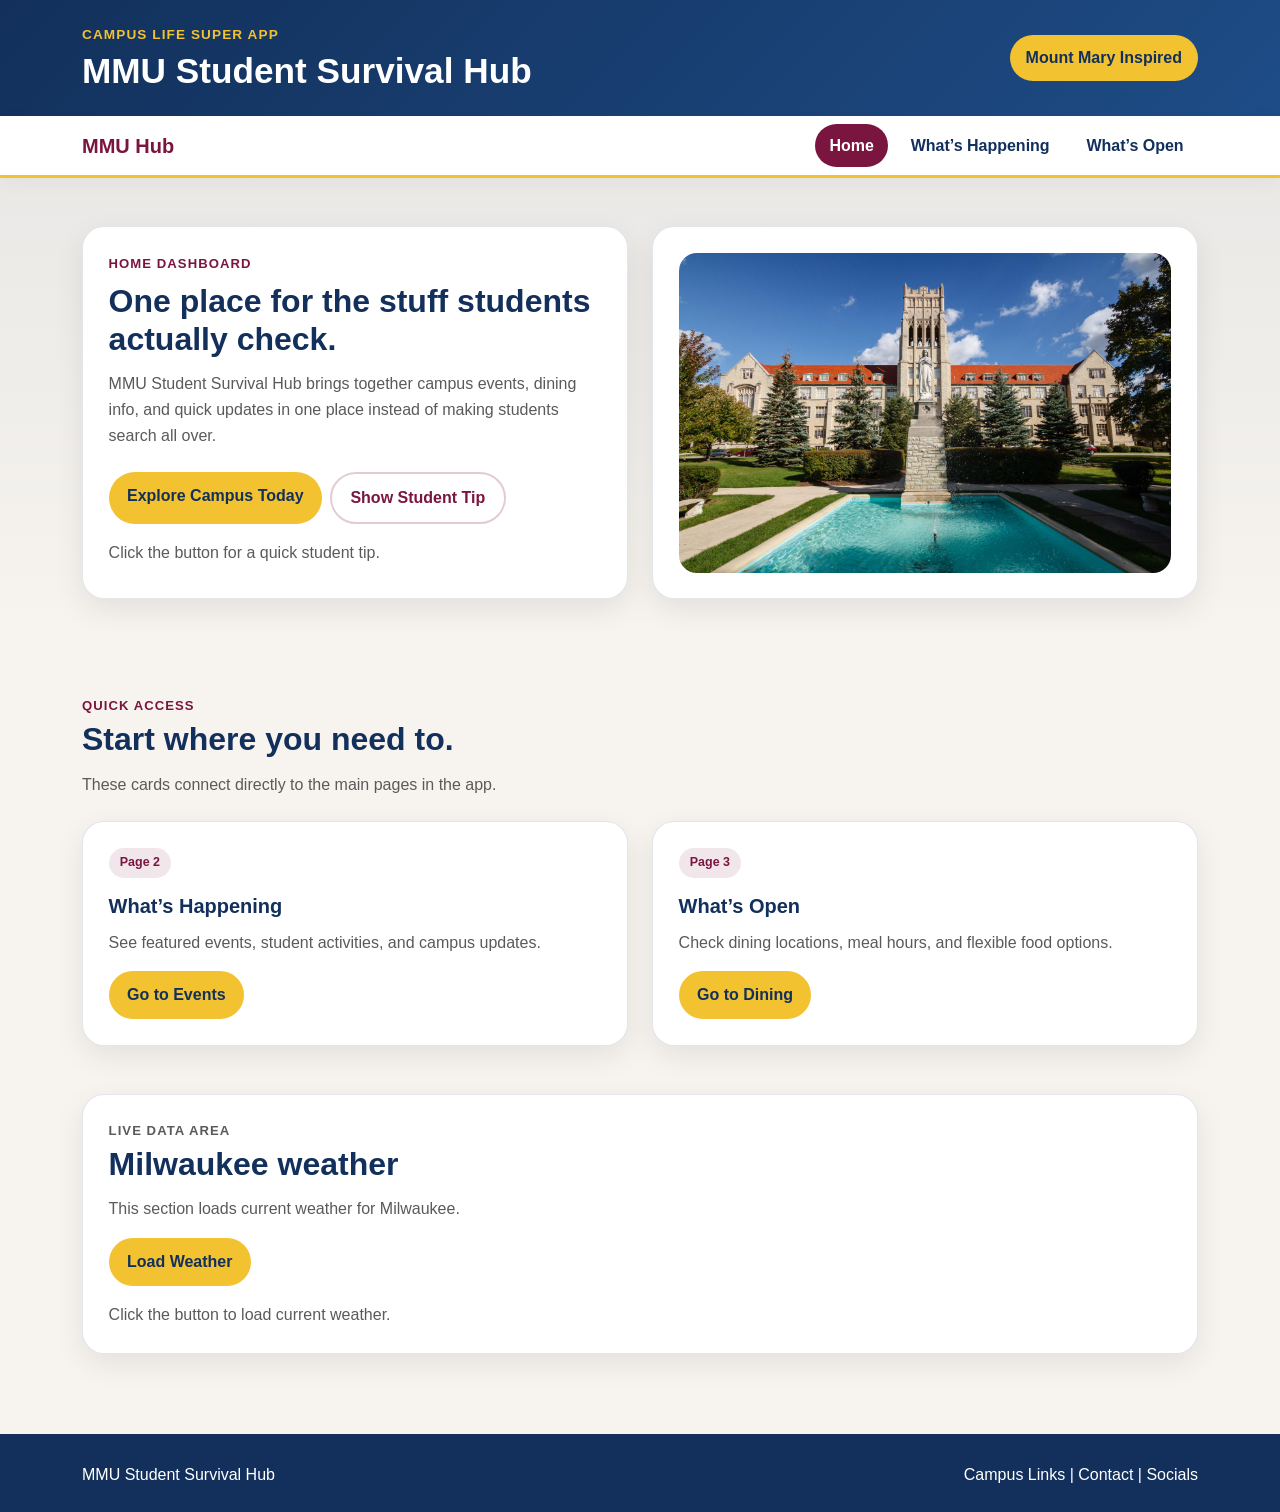
<file: index.html>
<!DOCTYPE html>
<html lang="en">
<head>
  <meta charset="UTF-8" />
  <meta name="viewport" content="width=device-width, initial-scale=1.0" />
  <title>MMU Student Survival Hub</title>
  <meta
    name="description"
    content="A Mount Mary inspired campus life app for events, dining, and live updates."
  />

  <!-- Bootstrap CSS for responsive layout and components -->
  <link
    href="https://cdn.jsdelivr.net/npm/bootstrap@5.3.3/dist/css/bootstrap.min.css"
    rel="stylesheet"
  />

  <!-- Custom project stylesheet -->
  <link rel="stylesheet" href="css/style.css" />
</head>
<body>
  <!-- Skip link helps keyboard and screen reader users jump to the main content -->
  <a class="skip-link" href="#main-content">Skip to main content</a>

  <!-- Site header -->
  <header class="site-header">
    <div class="container py-4 d-flex justify-content-between align-items-center flex-wrap gap-3">
      <div>
        <p class="site-tag mb-1">Campus Life Super App</p>
        <h1 class="site-title mb-0">MMU Student Survival Hub</h1>
      </div>
      <div class="header-badge">Mount Mary Inspired</div>
    </div>
  </header>

  <!-- Shared main navigation -->
  <nav class="navbar navbar-expand-lg main-nav" aria-label="Main navigation">
    <div class="container">
      <a class="navbar-brand nav-brand" href="index.html">MMU Hub</a>

      <button
        class="navbar-toggler custom-toggler"
        type="button"
        data-bs-toggle="collapse"
        data-bs-target="#mainNav"
        aria-controls="mainNav"
        aria-expanded="false"
        aria-label="Toggle navigation"
      >
        <span class="navbar-toggler-icon"></span>
      </button>

      <div class="collapse navbar-collapse justify-content-end" id="mainNav">
        <div class="navbar-nav">
          <a class="nav-link active" aria-current="page" href="index.html">Home</a>
          <a class="nav-link" href="events.html">What’s Happening</a>
          <a class="nav-link" href="dining.html">What’s Open</a>
        </div>
      </div>
    </div>
  </nav>

  <main id="main-content">
    <!-- Hero section with app overview and interactive student tip button -->
    <section class="hero-section">
      <div class="container py-5">
        <div class="row g-4 align-items-stretch">
          <div class="col-lg-6">
            <section class="hero-copy h-100">
              <p class="section-label mb-2">Home Dashboard</p>
              <h2 class="hero-heading">One place for the stuff students actually check.</h2>
              <p class="hero-text">
                MMU Student Survival Hub brings together campus events, dining info,
                and quick updates in one place instead of making students search all over.
              </p>

              <div class="d-flex flex-wrap gap-2 mt-4">
                <a href="events.html" class="btn btn-gold">Explore Campus Today</a>
                <button id="tip-btn" class="btn btn-outline-theme" type="button">
                  Show Student Tip
                </button>
              </div>

              <p id="tip-text" class="tip-text mt-3 mb-0" aria-live="polite">
                Click the button for a quick student tip.
              </p>
            </section>
          </div>

          <div class="col-lg-6">
            <div class="hero-image-card h-100">
              <img
                src="images/mount-mary-campus.jpg"
                alt="Mount Mary University campus building and grounds"
                class="feature-image"
              />
            </div>
          </div>
        </div>
      </div>
    </section>

    <!-- Quick access cards to the other pages -->
    <section class="content-section" aria-labelledby="quick-access-heading">
      <div class="container py-5">
        <div class="section-header mb-4">
          <p class="section-label mb-1">Quick Access</p>
          <h2 class="section-heading" id="quick-access-heading">Start where you need to.</h2>
          <p class="section-subtext mb-0">
            These cards connect directly to the main pages in the app.
          </p>
        </div>

        <div class="row g-4">
          <div class="col-md-6">
            <article class="app-card h-100">
              <span class="card-chip">Page 2</span>
              <h3>What’s Happening</h3>
              <p>See featured events, student activities, and campus updates.</p>
              <a href="events.html" class="btn btn-gold">Go to Events</a>
            </article>
          </div>

          <div class="col-md-6">
            <article class="app-card h-100">
              <span class="card-chip">Page 3</span>
              <h3>What’s Open</h3>
              <p>Check dining locations, meal hours, and flexible food options.</p>
              <a href="dining.html" class="btn btn-gold">Go to Dining</a>
            </article>
          </div>
        </div>
      </div>
    </section>

    <!-- Live API section for current Milwaukee weather -->
    <section class="content-section pt-0" aria-labelledby="weather-heading">
      <div class="container pb-5">
        <div class="info-panel">
          <p class="section-label mb-1">Live Data Area</p>
          <h2 class="section-heading" id="weather-heading">Milwaukee weather</h2>
          <p class="section-subtext">
            This section loads current weather for Milwaukee.
          </p>

          <div class="d-flex flex-wrap gap-2 mb-3">
            <button id="load-weather-btn" class="btn btn-gold" type="button">
              Load Weather
            </button>
          </div>

          <div id="weather-output" aria-live="polite">
            <p class="mb-0">Click the button to load current weather.</p>
          </div>
        </div>
      </div>
    </section>
  </main>

  <!-- Shared footer -->
  <footer class="site-footer">
    <div class="container py-4 d-flex justify-content-between flex-wrap gap-2">
      <p class="mb-0">MMU Student Survival Hub</p>
      <p class="mb-0">Campus Links | Contact | Socials</p>
    </div>
  </footer>

  <!-- Bootstrap bundle includes JavaScript needed for navbar collapse -->
  <script src="https://cdn.jsdelivr.net/npm/bootstrap@5.3.3/dist/js/bootstrap.bundle.min.js"></script>

  <!-- Custom JavaScript -->
  <script src="js/script.js"></script>
</body>
</html>
</file>
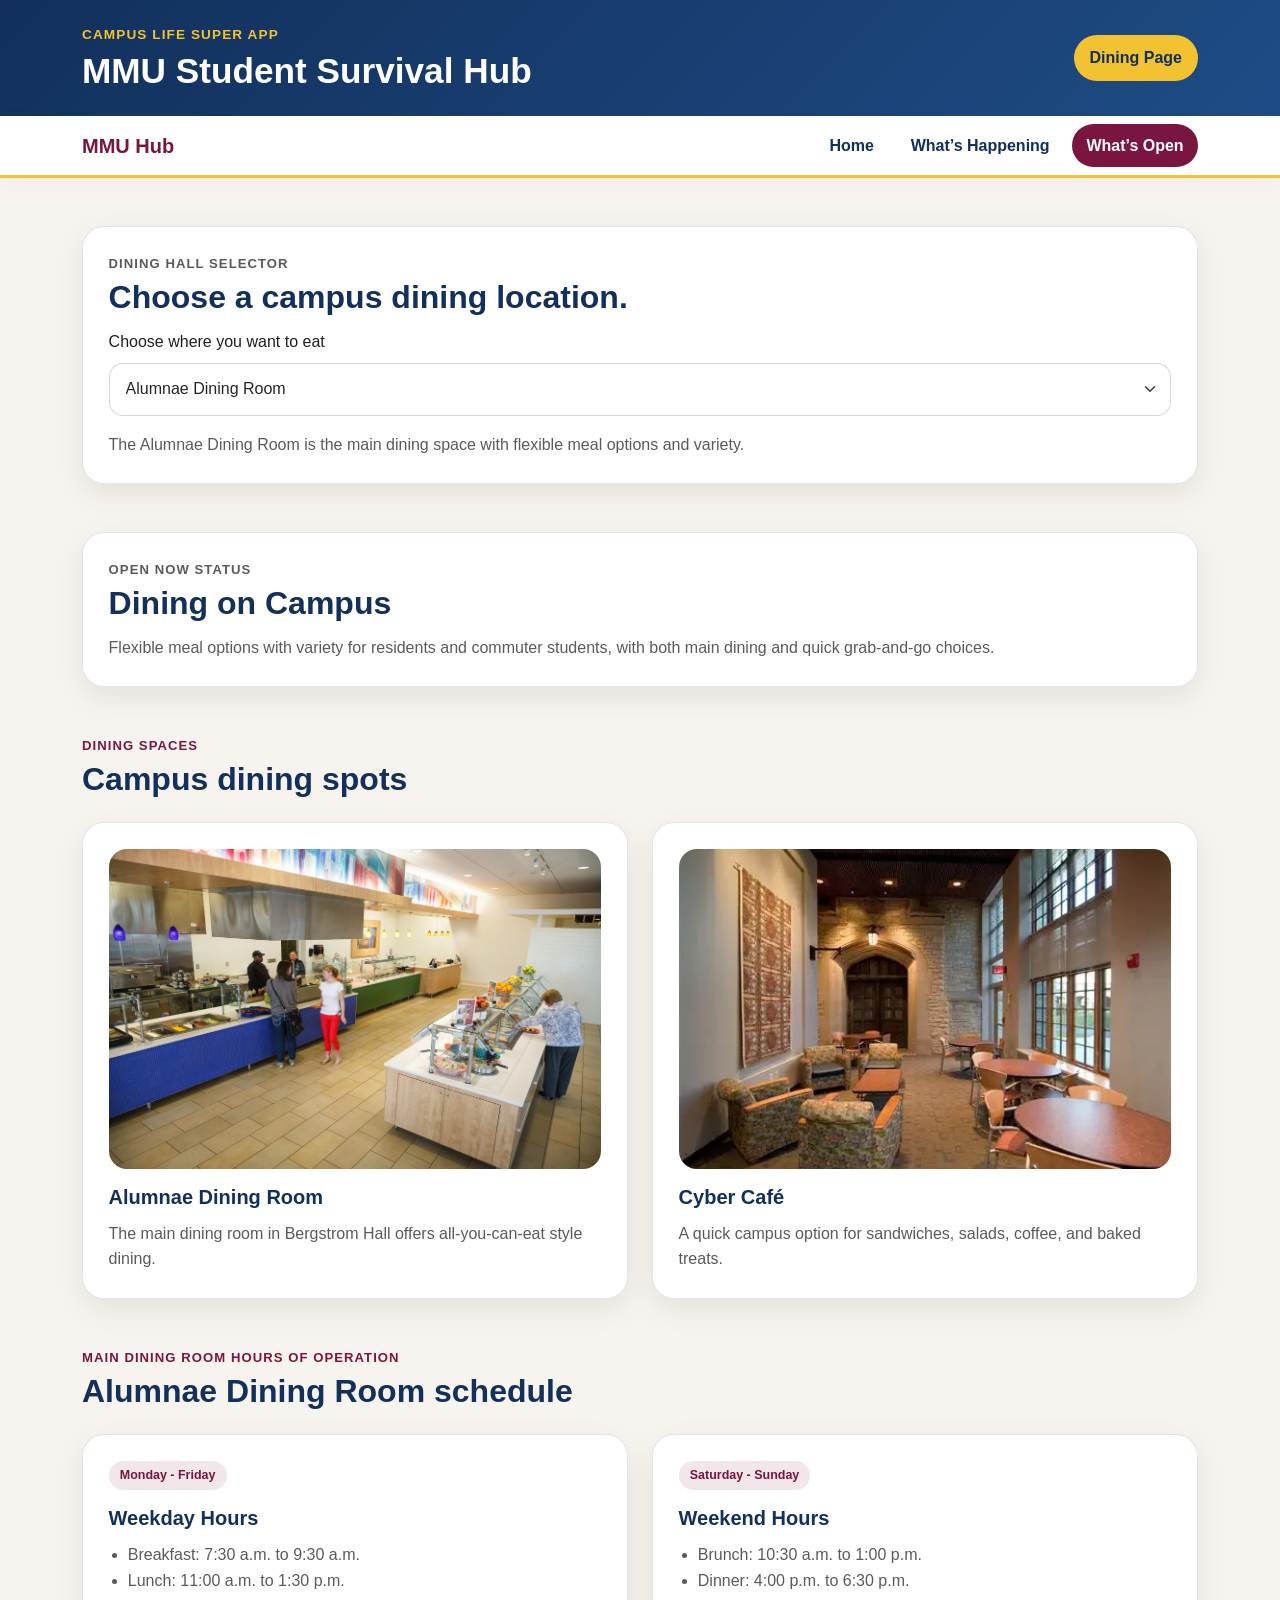
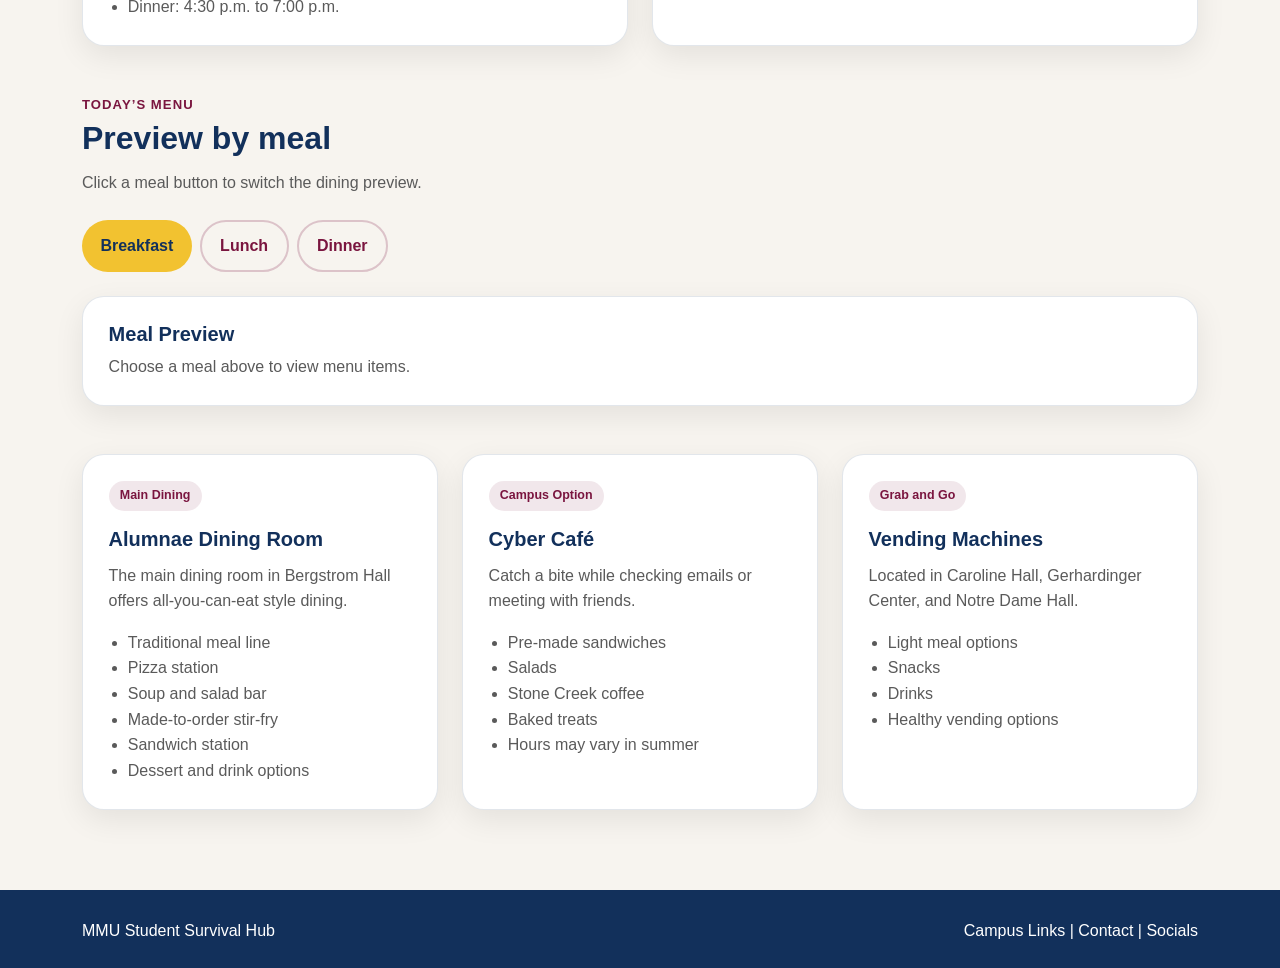
<file: dining.html>
<!DOCTYPE html>
<html lang="en">
<head>
  <meta charset="UTF-8" />
  <meta name="viewport" content="width=device-width, initial-scale=1.0" />
  <title>What’s Open | MMU Student Survival Hub</title>
  <meta
    name="description"
    content="Check Mount Mary dining spaces, hours, and meal previews."
  />

  <!-- Bootstrap CSS for responsive layout and components -->
  <link
    href="https://cdn.jsdelivr.net/npm/bootstrap@5.3.3/dist/css/bootstrap.min.css"
    rel="stylesheet"
  />

  <!-- Custom project stylesheet -->
  <link rel="stylesheet" href="css/style.css" />
</head>
<body>
  <!-- Skip link for accessibility -->
  <a class="skip-link" href="#main-content">Skip to main content</a>

  <!-- Site header -->
  <header class="site-header">
    <div class="container py-4 d-flex justify-content-between align-items-center flex-wrap gap-3">
      <div>
        <p class="site-tag mb-1">Campus Life Super App</p>
        <h1 class="site-title mb-0">MMU Student Survival Hub</h1>
      </div>
      <div class="header-badge">Dining Page</div>
    </div>
  </header>

  <!-- Shared main navigation -->
  <nav class="navbar navbar-expand-lg main-nav" aria-label="Main navigation">
    <div class="container">
      <a class="navbar-brand nav-brand" href="index.html">MMU Hub</a>

      <button
        class="navbar-toggler custom-toggler"
        type="button"
        data-bs-toggle="collapse"
        data-bs-target="#mainNav"
        aria-controls="mainNav"
        aria-expanded="false"
        aria-label="Toggle navigation"
      >
        <span class="navbar-toggler-icon"></span>
      </button>

      <div class="collapse navbar-collapse justify-content-end" id="mainNav">
        <div class="navbar-nav">
          <a class="nav-link" href="index.html">Home</a>
          <a class="nav-link" href="events.html">What’s Happening</a>
          <a class="nav-link active" aria-current="page" href="dining.html">What’s Open</a>
        </div>
      </div>
    </div>
  </nav>

  <main id="main-content">
    <!-- Dining location selector -->
    <section class="content-section">
      <div class="container py-5">
        <div class="info-panel">
          <p class="section-label mb-1">Dining Hall Selector</p>
          <h2 class="section-heading">Choose a campus dining location.</h2>
          <label for="hall-select" class="form-label">Choose where you want to eat</label>
          <select id="hall-select" class="form-select">
            <option value="alumnae" selected>Alumnae Dining Room</option>
            <option value="cyber">Cyber Café</option>
            <option value="vending">Vending Machines</option>
          </select>
          <p id="hall-description" class="mt-3 mb-0" aria-live="polite">
            The Alumnae Dining Room is the main dining space with flexible meal options and variety.
          </p>
        </div>
      </div>
    </section>

    <!-- Dining overview section -->
    <section class="content-section pt-0">
      <div class="container pb-5">
        <div class="featured-event">
          <p class="section-label mb-1">Open Now Status</p>
          <h2 class="section-heading">Dining on Campus</h2>
          <p id="status-text" class="section-subtext mb-0">
            Flexible meal options with variety for residents and commuter students, with both main dining and quick grab-and-go choices.
          </p>
        </div>
      </div>
    </section>

    <!-- Main campus dining spaces -->
    <section class="content-section pt-0">
      <div class="container pb-5">
        <div class="section-header mb-4">
          <p class="section-label mb-1">Dining Spaces</p>
          <h2 class="section-heading">Campus dining spots</h2>
        </div>

        <div class="row g-4">
          <div class="col-md-6">
            <article class="app-card h-100">
              <img
                src="images/alumnae-dining-room.jpg"
                alt="Alumnae Dining Room at Mount Mary University"
                class="feature-image mb-3"
              />
              <h3>Alumnae Dining Room</h3>
              <p class="mb-0">
                The main dining room in Bergstrom Hall offers all-you-can-eat style dining.
              </p>
            </article>
          </div>

          <div class="col-md-6">
            <article class="app-card h-100">
              <img
                src="images/cyber-cafe.jpg"
                alt="Cyber Café at Mount Mary University"
                class="feature-image mb-3"
              />
              <h3>Cyber Café</h3>
              <p class="mb-0">
                A quick campus option for sandwiches, salads, coffee, and baked treats.
              </p>
            </article>
          </div>
        </div>
      </div>
    </section>

    <!-- Hours of operation -->
    <section class="content-section pt-0">
      <div class="container pb-5">
        <div class="section-header mb-4">
          <p class="section-label mb-1">Main Dining Room Hours of Operation</p>
          <h2 class="section-heading">Alumnae Dining Room schedule</h2>
        </div>

        <div class="row g-4">
          <div class="col-lg-6">
            <article class="app-card h-100">
              <span class="card-chip">Monday - Friday</span>
              <h3>Weekday Hours</h3>
              <ul class="mb-0">
                <li>Breakfast: 7:30 a.m. to 9:30 a.m.</li>
                <li>Lunch: 11:00 a.m. to 1:30 p.m.</li>
                <li>Dinner: 4:30 p.m. to 7:00 p.m.</li>
              </ul>
            </article>
          </div>

          <div class="col-lg-6">
            <article class="app-card h-100">
              <span class="card-chip">Saturday - Sunday</span>
              <h3>Weekend Hours</h3>
              <ul class="mb-0">
                <li>Brunch: 10:30 a.m. to 1:00 p.m.</li>
                <li>Dinner: 4:00 p.m. to 6:30 p.m.</li>
              </ul>
            </article>
          </div>
        </div>
      </div>
    </section>

    <!-- Meal preview buttons and output area -->
    <section class="content-section pt-0">
      <div class="container pb-5">
        <div class="section-header mb-4">
          <p class="section-label mb-1">Today’s Menu</p>
          <h2 class="section-heading">Preview by meal</h2>
          <p class="section-subtext mb-0">Click a meal button to switch the dining preview.</p>
        </div>

        <div class="d-flex flex-wrap gap-2 mb-4">
          <button id="breakfast-btn" class="btn btn-gold" type="button">Breakfast</button>
          <button id="lunch-btn" class="btn btn-outline-theme" type="button">Lunch</button>
          <button id="dinner-btn" class="btn btn-outline-theme" type="button">Dinner</button>
        </div>

        <div class="info-panel">
          <h3 class="panel-heading">Meal Preview</h3>
          <p id="menu-display" class="mb-0" aria-live="polite">
            Choose a meal above to view menu items.
          </p>
        </div>
      </div>
    </section>

    <!-- Additional dining options -->
    <section class="content-section pt-0">
      <div class="container pb-5">
        <div class="row g-4">
          <div class="col-lg-4">
            <article class="app-card h-100">
              <span class="card-chip">Main Dining</span>
              <h3>Alumnae Dining Room</h3>
              <p>The main dining room in Bergstrom Hall offers all-you-can-eat style dining.</p>
              <ul class="mb-0">
                <li>Traditional meal line</li>
                <li>Pizza station</li>
                <li>Soup and salad bar</li>
                <li>Made-to-order stir-fry</li>
                <li>Sandwich station</li>
                <li>Dessert and drink options</li>
              </ul>
            </article>
          </div>

          <div class="col-lg-4">
            <article class="app-card h-100">
              <span class="card-chip">Campus Option</span>
              <h3>Cyber Café</h3>
              <p>Catch a bite while checking emails or meeting with friends.</p>
              <ul class="mb-0">
                <li>Pre-made sandwiches</li>
                <li>Salads</li>
                <li>Stone Creek coffee</li>
                <li>Baked treats</li>
                <li>Hours may vary in summer</li>
              </ul>
            </article>
          </div>

          <div class="col-lg-4">
            <article class="app-card h-100">
              <span class="card-chip">Grab and Go</span>
              <h3>Vending Machines</h3>
              <p>Located in Caroline Hall, Gerhardinger Center, and Notre Dame Hall.</p>
              <ul class="mb-0">
                <li>Light meal options</li>
                <li>Snacks</li>
                <li>Drinks</li>
                <li>Healthy vending options</li>
              </ul>
            </article>
          </div>
        </div>
      </div>
    </section>
  </main>

  <!-- Shared footer -->
  <footer class="site-footer">
    <div class="container py-4 d-flex justify-content-between flex-wrap gap-2">
      <p class="mb-0">MMU Student Survival Hub</p>
      <p class="mb-0">Campus Links | Contact | Socials</p>
    </div>
  </footer>

  <!-- Bootstrap bundle includes JavaScript needed for navbar collapse -->
  <script src="https://cdn.jsdelivr.net/npm/bootstrap@5.3.3/dist/js/bootstrap.bundle.min.js"></script>

  <!-- Custom JavaScript -->
  <script src="js/script.js"></script>
</body>
</html>
</file>
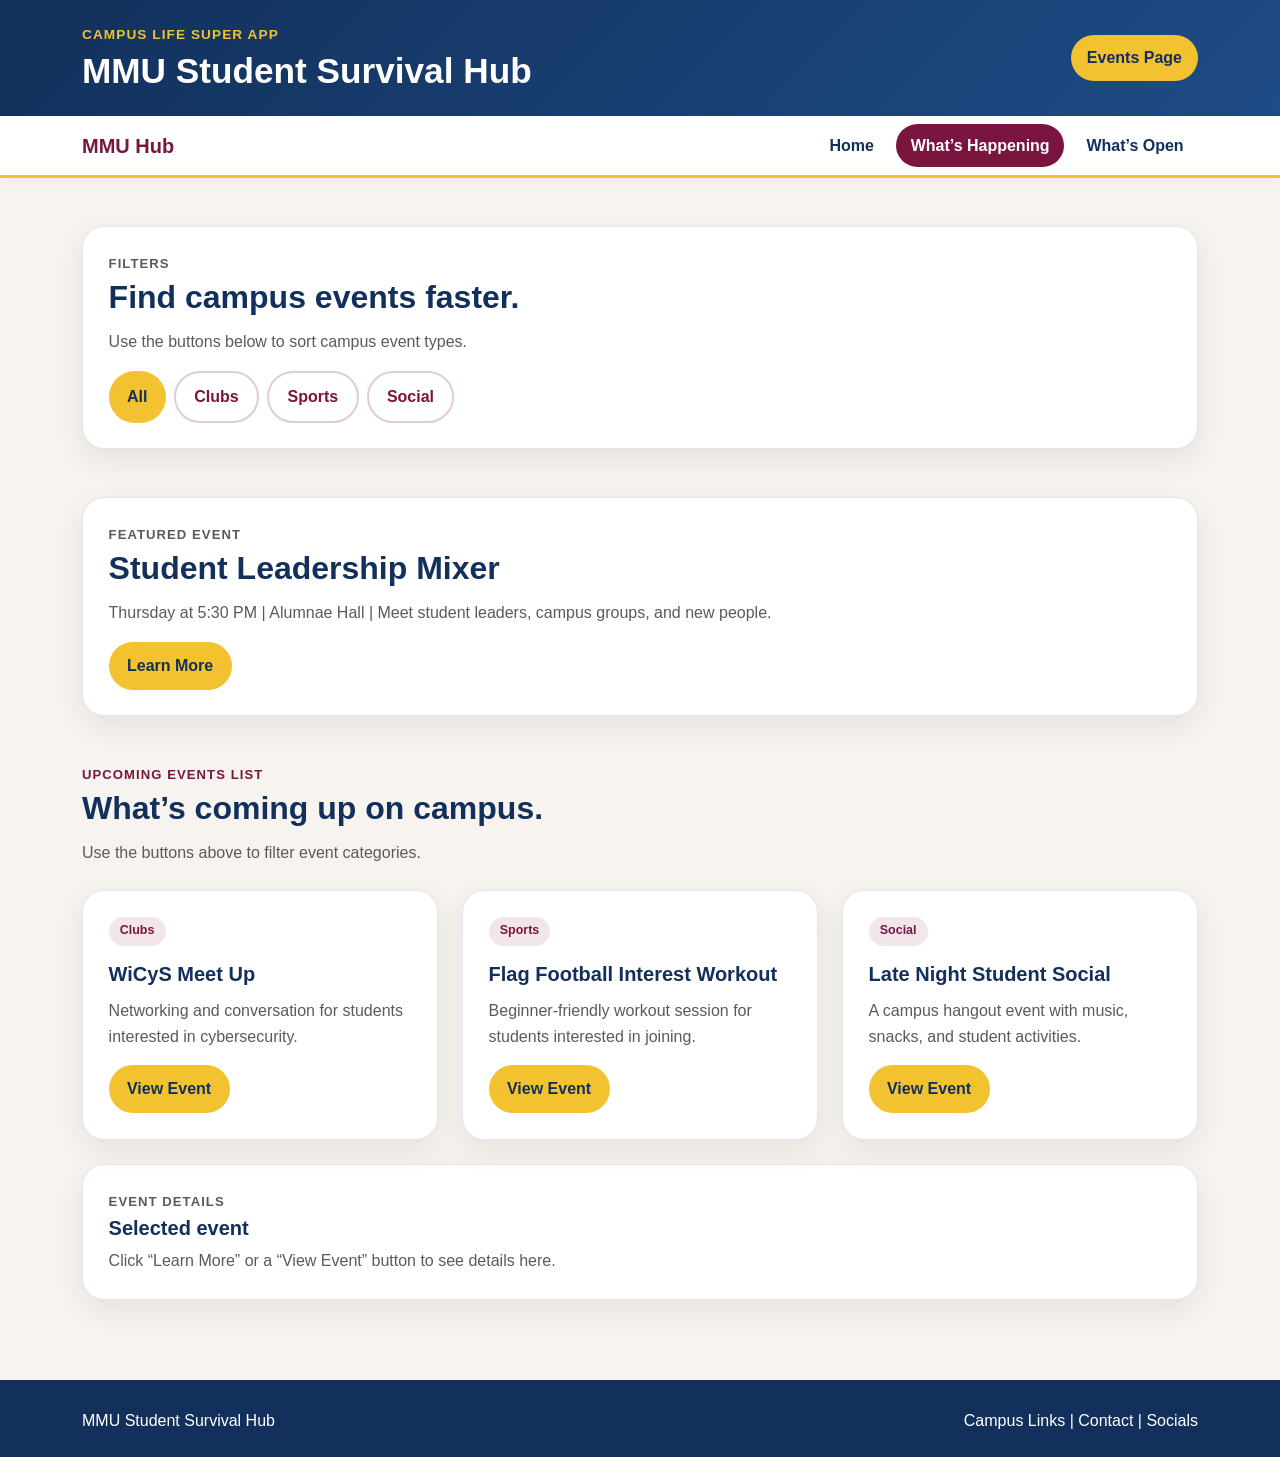
<file: events.html>
<!DOCTYPE html>
<html lang="en">
<head>
  <meta charset="UTF-8" />
  <meta name="viewport" content="width=device-width, initial-scale=1.0" />
  <title>What’s Happening | MMU Student Survival Hub</title>
  <meta
    name="description"
    content="Find student events, campus activities, and quick event details."
  />

  <!-- Bootstrap CSS for responsive layout and components -->
  <link
    href="https://cdn.jsdelivr.net/npm/bootstrap@5.3.3/dist/css/bootstrap.min.css"
    rel="stylesheet"
  />

  <!-- Custom project stylesheet -->
  <link rel="stylesheet" href="css/style.css" />
</head>
<body>
  <!-- Skip link for accessibility -->
  <a class="skip-link" href="#main-content">Skip to main content</a>

  <!-- Site header -->
  <header class="site-header">
    <div class="container py-4 d-flex justify-content-between align-items-center flex-wrap gap-3">
      <div>
        <p class="site-tag mb-1">Campus Life Super App</p>
        <h1 class="site-title mb-0">MMU Student Survival Hub</h1>
      </div>
      <div class="header-badge">Events Page</div>
    </div>
  </header>

  <!-- Shared main navigation -->
  <nav class="navbar navbar-expand-lg main-nav" aria-label="Main navigation">
    <div class="container">
      <a class="navbar-brand nav-brand" href="index.html">MMU Hub</a>

      <button
        class="navbar-toggler custom-toggler"
        type="button"
        data-bs-toggle="collapse"
        data-bs-target="#mainNav"
        aria-controls="mainNav"
        aria-expanded="false"
        aria-label="Toggle navigation"
      >
        <span class="navbar-toggler-icon"></span>
      </button>

      <div class="collapse navbar-collapse justify-content-end" id="mainNav">
        <div class="navbar-nav">
          <a class="nav-link" href="index.html">Home</a>
          <a class="nav-link active" aria-current="page" href="events.html">What’s Happening</a>
          <a class="nav-link" href="dining.html">What’s Open</a>
        </div>
      </div>
    </div>
  </nav>

  <main id="main-content">
    <!-- Filter controls for sorting the events shown on the page -->
    <section class="content-section">
      <div class="container py-5">
        <div class="info-panel">
          <p class="section-label mb-1">Filters</p>
          <h2 class="section-heading">Find campus events faster.</h2>
          <p class="section-subtext">Use the buttons below to sort campus event types.</p>
          <div class="d-flex flex-wrap gap-2 mt-3">
            <button id="all-events-btn" class="btn btn-gold" type="button">All</button>
            <button id="clubs-btn" class="btn btn-outline-theme" type="button">Clubs</button>
            <button id="sports-btn" class="btn btn-outline-theme" type="button">Sports</button>
            <button id="social-btn" class="btn btn-outline-theme" type="button">Social</button>
          </div>
        </div>
      </div>
    </section>

    <!-- Featured event section -->
    <section class="content-section pt-0">
      <div class="container pb-5">
        <div class="featured-event">
          <p class="section-label mb-1">Featured Event</p>
          <h2 class="section-heading">Student Leadership Mixer</h2>
          <p class="section-subtext">
            Thursday at 5:30 PM | Alumnae Hall | Meet student leaders, campus groups, and new people.
          </p>
          <button id="learn-more-btn" class="btn btn-gold" type="button">Learn More</button>
        </div>
      </div>
    </section>

    <!-- Upcoming events list with interactive event detail buttons -->
    <section class="content-section pt-0" aria-labelledby="events-list-heading">
      <div class="container pb-5">
        <div class="section-header mb-4">
          <p class="section-label mb-1">Upcoming Events List</p>
          <h2 class="section-heading" id="events-list-heading">What’s coming up on campus.</h2>
          <p class="section-subtext mb-0">Use the buttons above to filter event categories.</p>
        </div>

        <div class="row g-4" id="events-container">
          <div class="col-md-4 event-item" data-category="clubs">
            <article class="app-card h-100">
              <span class="card-chip">Clubs</span>
              <h3>WiCyS Meet Up</h3>
              <p>Networking and conversation for students interested in cybersecurity.</p>
              <button class="btn btn-gold event-detail-btn" type="button" data-event="WiCyS Meet Up">
                View Event
              </button>
            </article>
          </div>

          <div class="col-md-4 event-item" data-category="sports">
            <article class="app-card h-100">
              <span class="card-chip">Sports</span>
              <h3>Flag Football Interest Workout</h3>
              <p>Beginner-friendly workout session for students interested in joining.</p>
              <button class="btn btn-gold event-detail-btn" type="button" data-event="Flag Football Interest Workout">
                View Event
              </button>
            </article>
          </div>

          <div class="col-md-4 event-item" data-category="social">
            <article class="app-card h-100">
              <span class="card-chip">Social</span>
              <h3>Late Night Student Social</h3>
              <p>A campus hangout event with music, snacks, and student activities.</p>
              <button class="btn btn-gold event-detail-btn" type="button" data-event="Late Night Student Social">
                View Event
              </button>
            </article>
          </div>
        </div>

        <!-- Live text output for selected event details -->
        <div class="info-panel mt-4">
          <p class="section-label mb-1">Event Details</p>
          <h3 class="panel-heading">Selected event</h3>
          <p id="event-detail-output" class="mb-0" aria-live="polite">
            Click “Learn More” or a “View Event” button to see details here.
          </p>
        </div>
      </div>
    </section>
  </main>

  <!-- Shared footer -->
  <footer class="site-footer">
    <div class="container py-4 d-flex justify-content-between flex-wrap gap-2">
      <p class="mb-0">MMU Student Survival Hub</p>
      <p class="mb-0">Campus Links | Contact | Socials</p>
    </div>
  </footer>

  <!-- Bootstrap bundle includes JavaScript needed for navbar collapse -->
  <script src="https://cdn.jsdelivr.net/npm/bootstrap@5.3.3/dist/js/bootstrap.bundle.min.js"></script>

  <!-- Custom JavaScript -->
  <script src="js/script.js"></script>
</body>
</html>
</file>
<file: css/style.css>
/* =========================================================
   MMU Student Survival Hub
   Main project stylesheet
   This file handles colors, layout, shared cards, buttons,
   accessibility focus states, and responsive adjustments.
   ========================================================= */

:root {
  /* Brand color palette */
  --navy: #12305b;
  --burgundy: #7a153f;
  --gold: #f2c230;
  --cream: #f7f4ef;
  --white: #ffffff;
  --text: #1f1f1f;
  --muted: #5a5a5a;
  --border: rgba(18, 48, 91, 0.12);
  --shadow: 0 10px 30px rgba(0, 0, 0, 0.08);
}

/* Base page styling */
body {
  margin: 0;
  font-family: Arial, Helvetica, sans-serif;
  background-color: var(--cream);
  color: var(--text);
  line-height: 1.6;
}

/* Makes sure shorter pages still fill most of the viewport */
main {
  min-height: 70vh;
}

/* Skip link is hidden until focused for keyboard accessibility */
.skip-link {
  position: absolute;
  left: -9999px;
  top: auto;
  text-decoration: none;
}

.skip-link:focus {
  left: 1rem;
  top: 1rem;
  z-index: 2000;
  background-color: var(--gold);
  color: var(--navy);
  padding: 0.75rem 1rem;
  border-radius: 10px;
  font-weight: 700;
}

/* Header styling */
.site-header {
  background: linear-gradient(135deg, var(--navy) 0%, #1e4c86 100%);
  color: var(--white);
}

.site-tag {
  color: var(--gold);
  font-size: 0.85rem;
  font-weight: 700;
  letter-spacing: 0.08em;
  text-transform: uppercase;
}

.site-title {
  font-size: 2.2rem;
  font-weight: 700;
}

.header-badge {
  background-color: var(--gold);
  color: var(--navy);
  padding: 0.65rem 1rem;
  border-radius: 999px;
  font-weight: 700;
}

/* Navigation styling */
.main-nav {
  background-color: var(--white);
  border-bottom: 3px solid var(--gold);
  box-shadow: 0 4px 18px rgba(0, 0, 0, 0.04);
}

.nav-brand {
  color: var(--burgundy) !important;
  font-weight: 700;
}

.main-nav .nav-link {
  color: var(--navy) !important;
  font-weight: 600;
  margin-left: 0.5rem;
  padding: 0.55rem 0.9rem !important;
  border-radius: 999px;
  transition: 0.2s ease;
}

.main-nav .nav-link:hover,
.main-nav .nav-link.active {
  background-color: var(--burgundy);
  color: var(--white) !important;
}

.custom-toggler {
  border-color: rgba(18, 48, 91, 0.2);
}

/* Main content sections */
.hero-section {
  background: linear-gradient(180deg, rgba(18, 48, 91, 0.06) 0%, rgba(255, 255, 255, 0) 100%);
}

.content-section {
  background-color: transparent;
}

/* Shared card and panel styling used across pages */
.hero-copy,
.info-panel,
.app-card,
.featured-event,
.hero-image-card {
  background-color: var(--white);
  border: 1px solid var(--border);
  border-radius: 22px;
  padding: 1.6rem;
  box-shadow: var(--shadow);
}

/* Section labels and headings */
.section-label {
  color: var(--burgundy);
  font-size: 0.82rem;
  font-weight: 700;
  letter-spacing: 0.08em;
  text-transform: uppercase;
}

.hero-heading,
.section-heading {
  font-size: 2rem;
  font-weight: 700;
  margin-bottom: 0.8rem;
  color: var(--navy);
}

.panel-heading {
  font-size: 1.25rem;
  font-weight: 700;
  color: var(--navy);
}

/* Paragraph and helper text styling */
.hero-text,
.section-subtext,
.app-card p,
.info-panel p,
.featured-event p,
li,
.tip-text {
  color: var(--muted);
}

.section-header {
  max-width: 700px;
}

.app-card h3 {
  font-size: 1.25rem;
  font-weight: 700;
  color: var(--navy);
  margin-bottom: 0.75rem;
}

/* Small badge label used on cards */
.card-chip {
  display: inline-block;
  background-color: rgba(122, 21, 63, 0.1);
  color: var(--burgundy);
  font-size: 0.78rem;
  font-weight: 700;
  padding: 0.3rem 0.7rem;
  border-radius: 999px;
  margin-bottom: 1rem;
}

/* Main gold call-to-action button */
.btn-gold {
  background-color: var(--gold);
  color: var(--navy);
  font-weight: 700;
  border: none;
  border-radius: 999px;
  padding: 0.75rem 1.15rem;
}

.btn-gold:hover {
  background-color: var(--burgundy);
  color: var(--white);
}

/* Outline button used for secondary actions */
.btn-outline-theme {
  background-color: transparent;
  color: var(--burgundy);
  font-weight: 700;
  border: 2px solid rgba(122, 21, 63, 0.22);
  border-radius: 999px;
  padding: 0.75rem 1.15rem;
}

.btn-outline-theme:hover {
  background-color: var(--burgundy);
  color: var(--white);
}

/* Form select styling */
.form-select {
  border-radius: 14px;
  border: 1px solid rgba(18, 48, 91, 0.18);
  padding: 0.85rem 1rem;
  background-color: var(--white);
}

/* Shared image sizing */
.feature-image,
.event-image {
  width: 100%;
  height: 320px;
  object-fit: cover;
  border-radius: 18px;
  display: block;
}

/* Output boxes for weather and other text areas */
#weather-output .weather-box,
#quote-output .weather-box {
  background-color: rgba(18, 48, 91, 0.04);
  border: 1px solid rgba(18, 48, 91, 0.08);
  border-radius: 16px;
  padding: 1rem;
}

/* Footer styling */
.site-footer {
  background-color: var(--navy);
  color: var(--white);
  margin-top: 2rem;
  padding-top: 0.25rem;
}

.site-footer p {
  color: var(--white);
}

/* List spacing */
ul {
  padding-left: 1.2rem;
}

/* Keyboard focus styling for accessibility */
a:focus-visible,
button:focus-visible,
select:focus-visible {
  outline: 3px solid var(--gold);
  outline-offset: 3px;
}

/* Tablet and medium screen adjustments */
@media (max-width: 991px) {
  .site-title {
    font-size: 1.9rem;
  }

  .hero-heading,
  .section-heading {
    font-size: 1.6rem;
  }

  .main-nav .nav-link {
    margin-left: 0;
    margin-top: 0.5rem;
    display: inline-block;
  }
}

/* Mobile screen adjustments */
@media (max-width: 576px) {
  .site-title {
    font-size: 1.65rem;
  }

  .hero-heading,
  .section-heading {
    font-size: 1.35rem;
  }

  .hero-copy,
  .info-panel,
  .app-card,
  .featured-event,
  .hero-image-card {
    padding: 1.2rem;
  }

  .feature-image,
  .event-image {
    height: 220px;
  }
}
</file>
